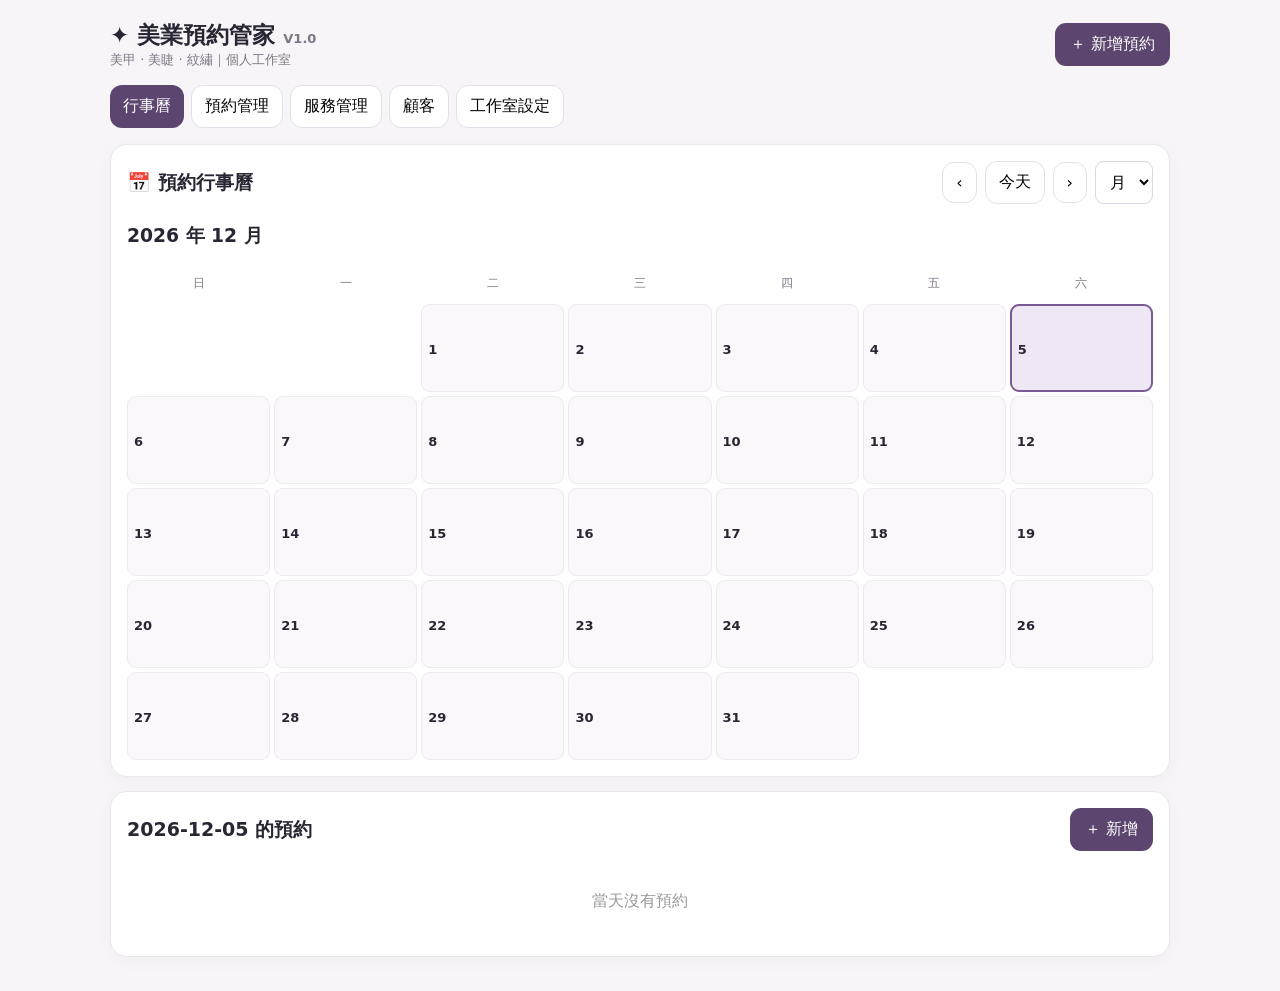
<file: beauty_booking_v1.html>
<!doctype html><html lang="zh-Hant"><head><meta charset="utf-8"><meta name="viewport" content="width=device-width,initial-scale=1,viewport-fit=cover"><title>美業預約管理 V1</title><style>
:root{font-family:system-ui,-apple-system,'Noto Sans TC',sans-serif;color:#292633;background:#f7f5f8}*{box-sizing:border-box}body{margin:0}button,input,select,textarea{font:inherit}button{cursor:pointer}.shell{max-width:1100px;margin:auto;padding:20px}.top{display:flex;justify-content:space-between;align-items:center;gap:10px}.muted{color:#7d7786;font-size:13px}.brand{font-size:23px;font-weight:800}.tabs{display:flex;gap:7px;overflow:auto;padding:16px 0}.tabs button,.small{border:1px solid #e4dfe8;background:white;border-radius:12px;padding:10px 13px;white-space:nowrap}.tabs button.active,.primary{background:#5c466f;color:white;border:0}.primary{border-radius:11px;padding:11px 15px}.panel{background:#fff;border:1px solid #ebe7ee;border-radius:17px;padding:16px;margin-bottom:14px;box-shadow:0 4px 18px #37244508}.tools{display:flex;gap:8px;align-items:center;flex-wrap:wrap;margin-bottom:12px}.tools h2{margin:0 auto 0 0;font-size:19px}.grid7{display:grid;grid-template-columns:repeat(7,minmax(0,1fr));gap:4px}.dayname{text-align:center;font-size:12px;color:#81788b;padding:8px 0}.day{min-height:88px;background:#faf8fb;border:1px solid #eee9f0;border-radius:9px;padding:6px;text-align:left;color:inherit}.day.today{border:2px solid #795a95}.day.selected{background:#efe8f4}.day .num{font-weight:700;font-size:13px}.pill{display:block;font-size:10px;background:#e6d9ef;padding:3px 5px;border-radius:5px;margin-top:3px;overflow:hidden;text-overflow:ellipsis;white-space:nowrap}.appt{display:flex;gap:12px;border-left:4px solid #9b7db5;background:#f8f4fa;padding:12px;margin:8px 0;border-radius:9px;align-items:center}.appt .details{flex:1}.appt b{display:block}.appt small{color:#777}.empty{padding:28px;text-align:center;color:#999}.cards{display:grid;grid-template-columns:repeat(auto-fit,minmax(145px,1fr));gap:10px}.stat{background:#f6f0f8;padding:15px;border-radius:12px}.stat strong{font-size:24px;display:block}dialog{border:0;border-radius:18px;box-shadow:0 20px 80px #20172b55;width:min(520px,94vw);max-height:90vh;overflow:auto;padding:22px}dialog::backdrop{background:#21182b88}form{display:grid;gap:11px}label{font-size:13px;font-weight:650;display:grid;gap:5px}input,select,textarea{width:100%;padding:10px;border:1px solid #dcd5e1;border-radius:9px;background:#fff}textarea{min-height:65px}.row{display:flex;gap:8px;align-items:center}.row>*{flex:1}.danger{background:#fff1f1;color:#a32626;border:1px solid #efcaca}.item{padding:12px;border-bottom:1px solid #eee;display:flex;justify-content:space-between;gap:10px;align-items:center}.item:last-child{border-bottom:0}.hidden{display:none!important}.week{display:grid;grid-template-columns:repeat(7,minmax(0,1fr));gap:5px}.weekcol{min-height:170px;background:#faf8fb;border:1px solid #eee;border-radius:9px;padding:6px;font-size:11px}.weekcol .pill{white-space:normal}.notice{padding:12px;background:#f3edf6;border-radius:9px;font-size:13px}.toolbarRight{margin-left:auto}@media(max-width:600px){.shell{padding:12px}.day{min-height:67px;padding:3px}.pill{font-size:9px}.brand{font-size:19px}.weekcol{padding:3px}.tools h2{width:100%}}
</style></head><body><main class="shell"><header class="top"><div><div class="brand">✦ 美業預約管家 <span class="muted">V1.0</span></div><div class="muted">美甲 · 美睫 · 紋繡｜個人工作室</div></div><button class="primary" onclick="openBooking()">＋ 新增預約</button></header><nav class="tabs" id="tabs"></nav><section id="page"></section></main>
<dialog id="modal"><form id="bookingForm" onsubmit="saveBooking(event)"><h2 id="modalTitle">新增預約</h2><input type="hidden" id="bid"><label>顧客姓名<input id="customer" required maxlength="60" placeholder="輸入姓名"></label><label>聯絡電話<input id="phone" type="tel" placeholder="選填"></label><label>服務項目<select id="service" required onchange="syncDuration()"></select></label><div class="row"><label>日期<input id="date" type="date" required></label><label>開始時間<input id="time" type="time" required step="900"></label></div><label>服務時間（分鐘）<input id="duration" type="number" min="15" max="720" step="15" required></label><label>狀態<select id="status"><option value="已確認">已確認</option><option value="待確認">待確認</option><option value="已完成">已完成</option><option value="已取消">已取消</option></select></label><label>備註<textarea id="note" placeholder="LINE 名稱、注意事項等"></textarea></label><div class="row"><button type="button" class="small" onclick="closeModal()">返回</button><button type="submit" class="primary">儲存預約</button></div><button type="button" id="deleteBtn" class="small danger hidden" onclick="deleteBooking()">刪除此預約</button></form></dialog>
<dialog id="serviceModal"><form onsubmit="saveService(event)"><h2>服務項目</h2><input type="hidden" id="sid"><label>服務名稱<input id="sname" required maxlength="70"></label><label>類別<select id="scategory"><option>美甲</option><option>美睫</option><option>紋繡</option><option>其他</option></select></label><div class="row"><label>價格（NT$）<input id="sprice" type="number" min="0" required></label><label>時間（分鐘）<input id="sduration" type="number" min="15" max="720" step="15" required></label></div><div class="row"><button type="button" class="small" onclick="serviceModal.close()">返回</button><button class="primary">儲存</button></div></form></dialog>
<script>
const KEY='beauty-booking-v1';const defaults={bookings:[],services:[{id:'s1',name:'單色凝膠美甲',category:'美甲',price:1000,duration:90},{id:'s2',name:'造型凝膠美甲',category:'美甲',price:1500,duration:120},{id:'s3',name:'自然款美睫',category:'美睫',price:1200,duration:90},{id:'s4',name:'濃密款美睫',category:'美睫',price:1600,duration:120},{id:'s5',name:'霧眉諮詢',category:'紋繡',price:0,duration:30},{id:'s6',name:'霧眉服務',category:'紋繡',price:6000,duration:180}],settings:{staff:'工作室主理人',line:'',start:'09:00',end:'20:00',closed:[]}};
let db;try{db=JSON.parse(localStorage.getItem(KEY))||structuredClone(defaults)}catch{db=structuredClone(defaults)};db.settings??=structuredClone(defaults.settings);db.bookings??=[];db.services??=structuredClone(defaults.services);let tab='calendar',view='month',focus=new Date(),selected=fmt(new Date());const $=id=>document.getElementById(id),esc=s=>String(s??'').replace(/[&<>"']/g,c=>({'&':'&amp;','<':'&lt;','>':'&gt;','"':'&quot;',"'":'&#39;'}[c]));function persist(){try{localStorage.setItem(KEY,JSON.stringify(db))}catch(e){alert('瀏覽器無法儲存資料，請確認不是受限制的瀏覽模式')}}function fmt(d){return [d.getFullYear(),String(d.getMonth()+1).padStart(2,'0'),String(d.getDate()).padStart(2,'0')].join('-')}function dateOf(s){return new Date(s+'T12:00:00')}function shift(d,n){let x=new Date(d);x.setDate(x.getDate()+n);return x}function timeNum(t){let [h,m]=t.split(':').map(Number);return h*60+m}function activeBookings(){return db.bookings.filter(b=>b.status!=='已取消')}function serviceName(id){return db.services.find(s=>s.id===id)?.name||'已刪除服務'}function entries(day){return db.bookings.filter(b=>b.date===day).sort((a,b)=>a.time.localeCompare(b.time))}function money(n){return 'NT$ '+Number(n||0).toLocaleString('zh-TW')}function render(){const labels=[['calendar','行事曆'],['bookings','預約管理'],['services','服務管理'],['customers','顧客'],['settings','工作室設定']];$('tabs').innerHTML=labels.map(([id,t])=>`<button class="${tab===id?'active':''}" onclick="tab='${id}';render()">${t}</button>`).join('');$('page').innerHTML=tab==='calendar'?calendar():tab==='bookings'?bookingsPage():tab==='services'?servicesPage():tab==='customers'?customersPage():settingsPage()}
function calendar(){let html=`<div class="panel"><div class="tools"><h2>📅 預約行事曆</h2><button class="small" onclick="navigate(-1)">‹</button><button class="small" onclick="focus=new Date();selected=fmt(focus);render()">今天</button><button class="small" onclick="navigate(1)">›</button><select style="width:auto" onchange="view=this.value;render()"><option value="month" ${view==='month'?'selected':''}>月</option><option value="week" ${view==='week'?'selected':''}>週</option><option value="day" ${view==='day'?'selected':''}>日</option></select></div><h3>${focus.getFullYear()} 年 ${focus.getMonth()+1} 月 ${view==='day'?' '+focus.getDate()+' 日':''}</h3>`;if(view==='month'){let start=new Date(focus.getFullYear(),focus.getMonth(),1),offset=start.getDay(),count=new Date(focus.getFullYear(),focus.getMonth()+1,0).getDate();html+='<div class="grid7">'+['日','一','二','三','四','五','六'].map(d=>`<div class="dayname">${d}</div>`).join('');for(let i=0;i<Math.ceil((count+offset)/7)*7;i++){let n=i-offset+1;if(n<1||n>count){html+='<div></div>';continue}let d=fmt(new Date(focus.getFullYear(),focus.getMonth(),n)),a=entries(d).filter(b=>b.status!=='已取消');html+=`<button class="day ${d===fmt(new Date())?'today':''} ${d===selected?'selected':''}" onclick="selected='${d}';render()"><span class="num">${n}</span>${a.slice(0,3).map(b=>`<span class="pill">${esc(b.time)} ${esc(b.customer)}</span>`).join('')}${a.length>3?`<span class="muted">+${a.length-3}</span>`:''}</button>`}html+='</div>'}else if(view==='week'){let start=shift(focus,-focus.getDay());html+='<div class="week">';for(let i=0;i<7;i++){let d=fmt(shift(start,i));html+=`<div class="weekcol"><button class="small" style="width:100%;padding:4px" onclick="selected='${d}';focus=dateOf('${d}');view='day';render()">${d.slice(5)}</button>${entries(d).filter(b=>b.status!=='已取消').map(b=>`<button class="pill" style="border:0;width:100%;text-align:left" onclick="editBooking('${b.id}')">${esc(b.time)} ${esc(b.customer)}</button>`).join('')}</div>`}html+='</div>'}html+='</div>';let day=view==='day'?fmt(focus):selected;html+=`<div class="panel"><div class="tools"><h2>${day} 的預約</h2><button class="primary" onclick="openBooking('${day}')">＋ 新增</button></div>`;let list=entries(day);html+=list.length?list.map(b=>bookingCard(b)).join(''):'<div class="empty">當天沒有預約</div>';return html+'</div>'}
function navigate(dir){if(view==='month')focus=new Date(focus.getFullYear(),focus.getMonth()+dir,1);else focus=shift(focus,dir*(view==='week'?7:1));selected=fmt(focus);render()}function bookingCard(b){return `<div class="appt"><div><b>${esc(b.time)}</b><small>${b.duration} 分</small></div><div class="details"><b>${esc(b.customer)} <small>｜${esc(b.status)}</small></b><small>${esc(serviceName(b.serviceId))} · ${esc(b.phone)}</small></div><button class="small" onclick="editBooking('${b.id}')">編輯</button></div>`}function bookingsPage(){return `<div class="panel"><div class="tools"><h2>所有預約（${db.bookings.length}）</h2><button class="primary" onclick="openBooking()">＋ 新增</button></div>${db.bookings.length?db.bookings.slice().sort((a,b)=>(b.date+b.time).localeCompare(a.date+a.time)).map(b=>`<div><div class="muted">${esc(b.date)}</div>${bookingCard(b)}</div>`).join(''):'<div class="empty">尚無預約</div>'}</div>`}
function servicesPage(){return `<div class="panel"><div class="tools"><h2>服務項目</h2><button class="primary" onclick="openService()">＋ 新增服務</button></div>${db.services.map(s=>`<div class="item"><div><b>${esc(s.name)}</b><div class="muted">${esc(s.category)} · ${s.duration} 分鐘 · ${money(s.price)}</div></div><div><button class="small" onclick="openService('${s.id}')">編輯</button> <button class="small danger" onclick="removeService('${s.id}')">刪除</button></div></div>`).join('')}</div>`}
function customersPage(){let map=new Map();db.bookings.forEach(b=>{let k=b.phone?.trim()||b.customer.trim();if(!map.has(k))map.set(k,{name:b.customer,phone:b.phone,count:0});map.get(k).count++});return `<div class="panel"><h2>顧客紀錄</h2><p class="muted">由預約資料自動建立顧客清單；同電話視為同一顧客。</p>${[...map.values()].map(c=>`<div class="item"><div><b>${esc(c.name)}</b><div class="muted">${esc(c.phone||'未填電話')} · ${c.count} 筆預約</div></div></div>`).join('')||'<div class="empty">新增第一筆預約後，顧客會出現在這裡</div>'}</div>`}
function settingsPage(){let s=db.settings;return `<div class="panel"><h2>工作室設定</h2><form onsubmit="saveSettings(event)"><label>員工／主理人名稱<input name="staff" value="${esc(s.staff)}" required></label><div class="row"><label>營業開始<input name="start" type="time" value="${esc(s.start)}" required></label><label>營業結束<input name="end" type="time" value="${esc(s.end)}" required></label></div><label>固定公休日（可複選）</label><div class="row" style="flex-wrap:wrap">${['日','一','二','三','四','五','六'].map((d,i)=>`<label style="display:block;flex:0 0 auto"><input type="checkbox" name="closed" value="${i}" ${s.closed.includes(i)?'checked':''} style="width:auto">週${d}</label>`).join('')}</div><label>LINE 官方帳號網址<input name="line" type="url" placeholder="https://lin.ee/..." value="${esc(s.line)}"></label><div class="notice">此版本僅儲存 LINE 官方帳號網址，不會自動發送 LINE 訊息。LINE Login、LIFF、Messaging API 及顧客自助預約需串接後端。</div><button class="primary">儲存設定</button></form></div><div class="panel"><h3>資料備份</h3><div class="row"><button class="small" onclick="exportData()">匯出 JSON 備份</button><label class="small" style="text-align:center">匯入備份<input type="file" accept="application/json" onchange="importData(event)" style="display:none"></label></div><p class="muted">資料只保存在此瀏覽器。清除網站資料或更換裝置可能造成資料遺失，請定期備份。</p></div>`}
function saveSettings(e){e.preventDefault();let f=new FormData(e.target);if(timeNum(f.get('end'))<=timeNum(f.get('start')))return alert('結束時間必須晚於開始時間');db.settings={staff:f.get('staff'),start:f.get('start'),end:f.get('end'),line:f.get('line'),closed:f.getAll('closed').map(Number)};persist();render();alert('設定已儲存')}
function openBooking(day){$('bookingForm').reset();$('bid').value='';$('modalTitle').textContent='新增預約';$('deleteBtn').classList.add('hidden');$('service').innerHTML=db.services.map(s=>`<option value="${esc(s.id)}">${esc(s.category)}｜${esc(s.name)}</option>`).join('');$('date').value=day||selected;$('time').value='10:00';syncDuration();$('modal').showModal()}function editBooking(id){let b=db.bookings.find(x=>x.id===id);if(!b)return;openBooking(b.date);$('bid').value=b.id;$('modalTitle').textContent='編輯預約';['customer','phone','date','time','duration','status','note'].forEach(k=>$(k).value=b[k]??'');$('service').value=b.serviceId;$('deleteBtn').classList.remove('hidden')}function syncDuration(){let s=db.services.find(x=>x.id===$('service').value);if(s)$('duration').value=s.duration}function closeModal(){$('modal').close()}function saveBooking(e){e.preventDefault();let id=$('bid').value||crypto.randomUUID(),b={id,customer:$('customer').value.trim(),phone:$('phone').value.trim(),serviceId:$('service').value,date:$('date').value,time:$('time').value,duration:Number($('duration').value),status:$('status').value,note:$('note').value};let start=timeNum(b.time),end=start+b.duration;if(b.status!=='已取消'){if(db.settings.closed.includes(dateOf(b.date).getDay()))return alert('這天是固定公休日');if(start<timeNum(db.settings.start)||end>timeNum(db.settings.end))return alert('預約時間超出營業時間');let conflict=activeBookings().find(x=>x.id!==id&&x.date===b.date&&start<timeNum(x.time)+Number(x.duration)&&end>timeNum(x.time));if(conflict)return alert('時間衝突：'+conflict.customer+' '+conflict.time)}let idx=db.bookings.findIndex(x=>x.id===id);if(idx>=0)db.bookings[idx]=b;else db.bookings.push(b);selected=b.date;focus=dateOf(b.date);persist();closeModal();render()}function deleteBooking(){if(!confirm('確定永久刪除這筆預約？'))return;db.bookings=db.bookings.filter(b=>b.id!==$('bid').value);persist();closeModal();render()}
function openService(id){$('serviceModal').querySelector('form').reset();let s=db.services.find(x=>x.id===id);$('sid').value=s?.id||'';$('sname').value=s?.name||'';$('scategory').value=s?.category||'美甲';$('sprice').value=s?.price??1000;$('sduration').value=s?.duration??60;$('serviceModal').showModal()}function saveService(e){e.preventDefault();let id=$('sid').value||crypto.randomUUID(),s={id,name:$('sname').value.trim(),category:$('scategory').value,price:Number($('sprice').value),duration:Number($('sduration').value)};let idx=db.services.findIndex(x=>x.id===id);if(idx>=0)db.services[idx]=s;else db.services.push(s);persist();$('serviceModal').close();render()}function removeService(id){if(db.bookings.some(b=>b.serviceId===id))return alert('此服務已有預約紀錄，無法刪除。請先修改相關預約。');if(!confirm('確定刪除此服務？'))return;db.services=db.services.filter(s=>s.id!==id);persist();render()}function exportData(){let blob=new Blob([JSON.stringify(db,null,2)],{type:'application/json'}),a=document.createElement('a');a.href=URL.createObjectURL(blob);a.download='beauty-booking-backup-'+fmt(new Date())+'.json';a.click();setTimeout(()=>URL.revokeObjectURL(a.href),1000)}async function importData(e){let file=e.target.files[0];if(!file)return;try{let obj=JSON.parse(await file.text());if(!Array.isArray(obj.bookings)||!Array.isArray(obj.services)||!obj.settings)throw Error('格式錯誤');if(!confirm('匯入會覆蓋目前全部資料，確定嗎？'))return;db=obj;persist();render();alert('匯入成功')}catch(err){alert('匯入失敗：'+err.message)}e.target.value=''}render();
</script></body></html>
</file>
